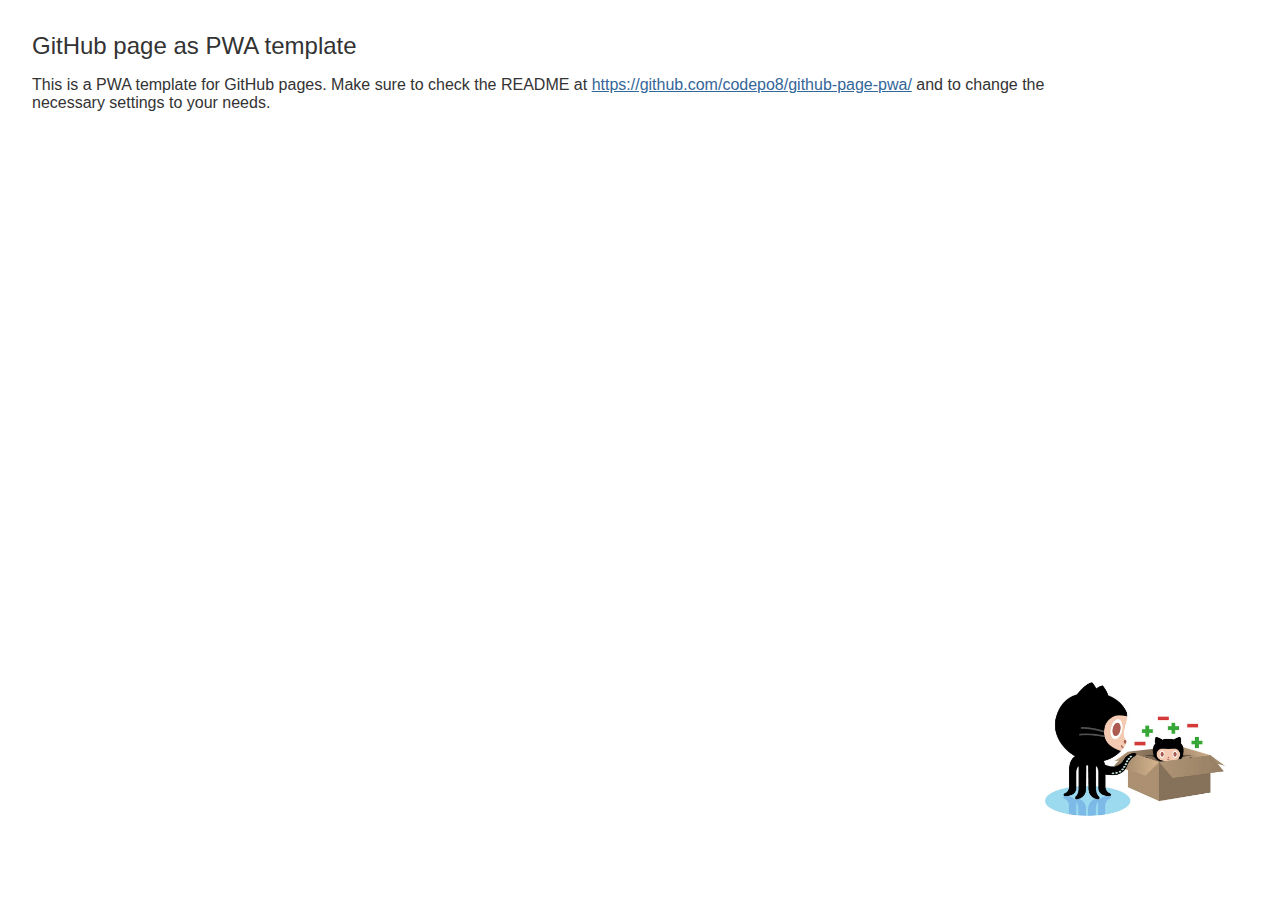
<file: index.html>
<!DOCTYPE html>
<html lang="en">
<head>
  <meta charset="UTF-8">
  <meta name="viewport" content="width=device-width, initial-scale=1.0">
  <title>GitHub page as PWA template</title>
  <link rel="canonical" href="https://codepo8.github.io/github-page-pwa/" />
  <link rel="manifest" href="/github-page-pwa/manifest.webmanifest">
  <link rel="stylesheet" href="css/styles.css">
</head>
<body>
 
  <h1>GitHub page as PWA template</h1>
  <p>
    This is a PWA template for GitHub pages. 
    Make sure to check the README at 
    <a href="https://github.com/codepo8/github-page-pwa/">https://github.com/codepo8/github-page-pwa/</a> and 
    to change the necessary settings to your needs.
  </p>

  <script>
      if (navigator.serviceWorker) {
        navigator.serviceWorker.register (
          '/github-page-pwa/sw.js',
          {scope: '/github-page-pwa/'}
        )
      }
  </script>
  <script src="js/app.js"></script>
</body>
</html>
</file>
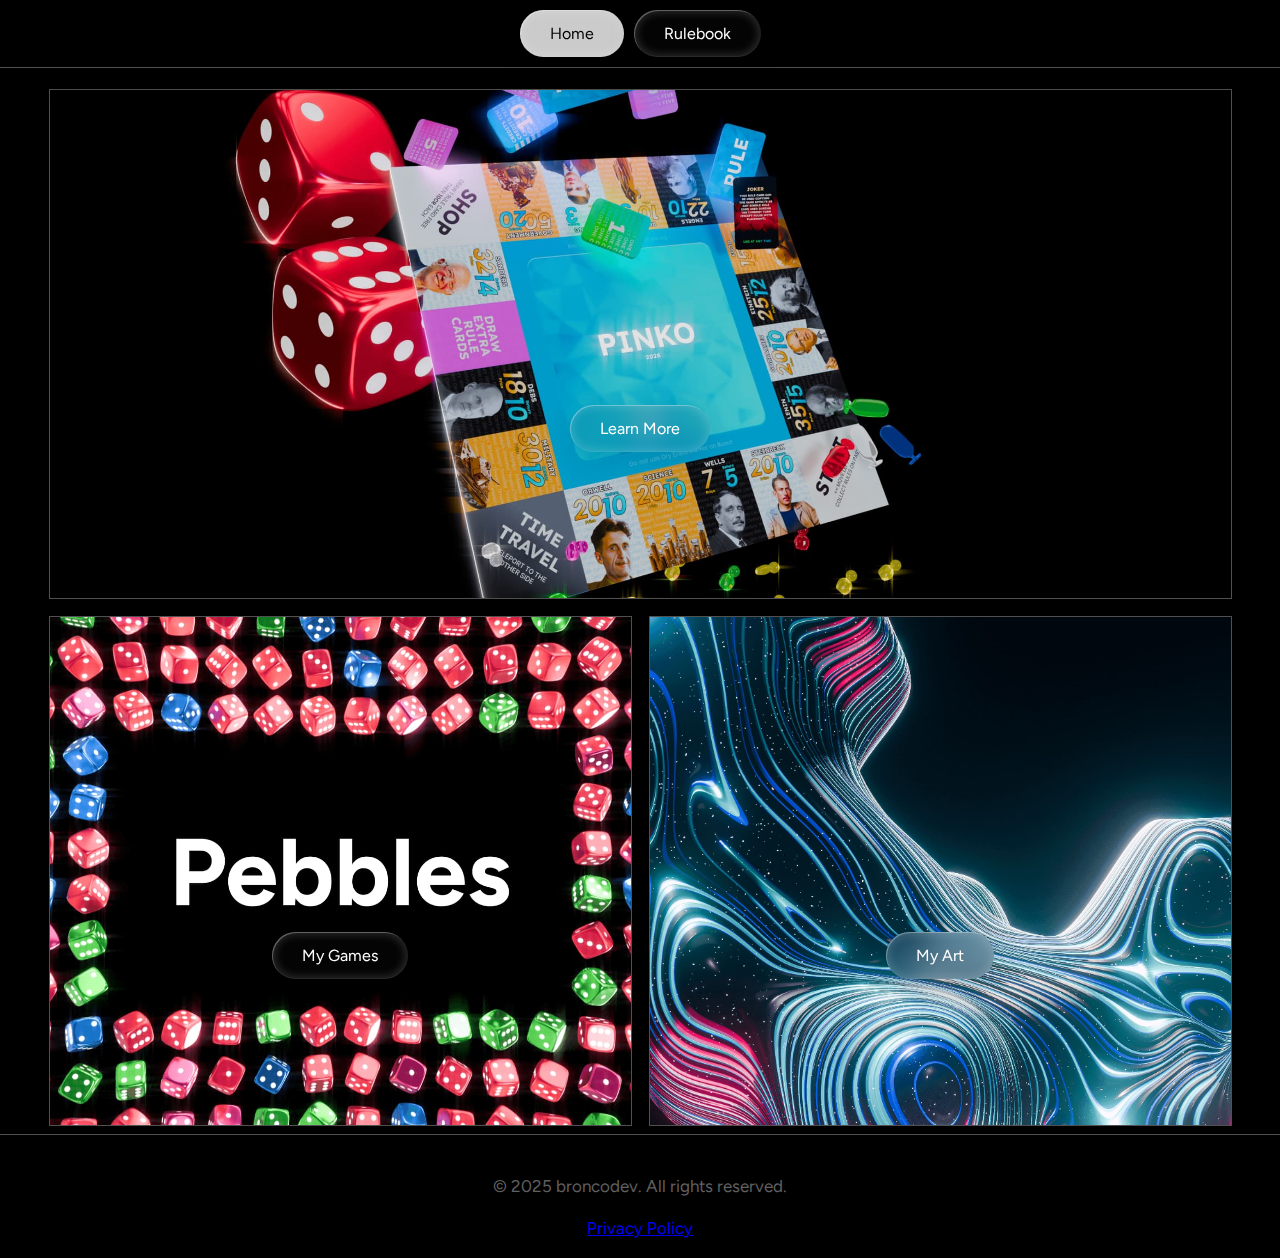
<file: docs/index.html>
<!DOCTYPE html>
<html lang="en">
  <head>
    <title>broncodev</title>
    <meta name="viewport" content="width=device-width, initial-scale=1.0">
    <link rel="stylesheet" href="static/style.css" />
    <link rel="icon" type="image/x-icon" href="static/icon.png">
    <link
      href="https://fonts.googleapis.com/css2?family=Figtree:ital,wght@0,100;0,200;0,300;0,400;0,500;0,600;0,700;0,800;0,900;1,100;1,200;1,300;1,400;1,500;1,600;1,700;1,800;1,900&display=swap" rel="stylesheet">
    <link
      href="https://fonts.googleapis.com/css?family=Lexend"
      rel="stylesheet"
    />
  </head>
  <body>
    <nav>
      <ul>
        <li><a class="glass-card" id="active" href="index.html">Home</a></li>
        <li><a class="glass-card"  href="rules.html">Rulebook</a></li>
      </ul>
    </nav>

    <div class="wrapper">
  <div class="bgimage"></div>

  <div class="grid-container">
    
    <div class="grid-item">
      <img src="static/pinko-art.jpg">
      <div class="centered">
          <li><a class="glass-card" href="pinko.html">Learn More</a></li>
      </div>
    </div>

    <div class="grid-item">
      <img src="static/Pebbles-min.jpg">
      <div class="centered">
          <li><a class="glass-card" href="https://broncodev.itch.io/">My Games</a></li>
      </div>
    </div>

    <div class="grid-item">
      <img src="static/art.jpg">
      <div class="centered">
        <li><a class="glass-card" href="art.html">My Art</a></li>
      </div>
    </div>
    </div>

  </div>
</div>

    <footer>
      <p>© 2025 broncodev. All rights reserved.</p>
      <a href="privacy-policy.html">Privacy Policy</a>
    </footer>
  </body>
</html>
</file>
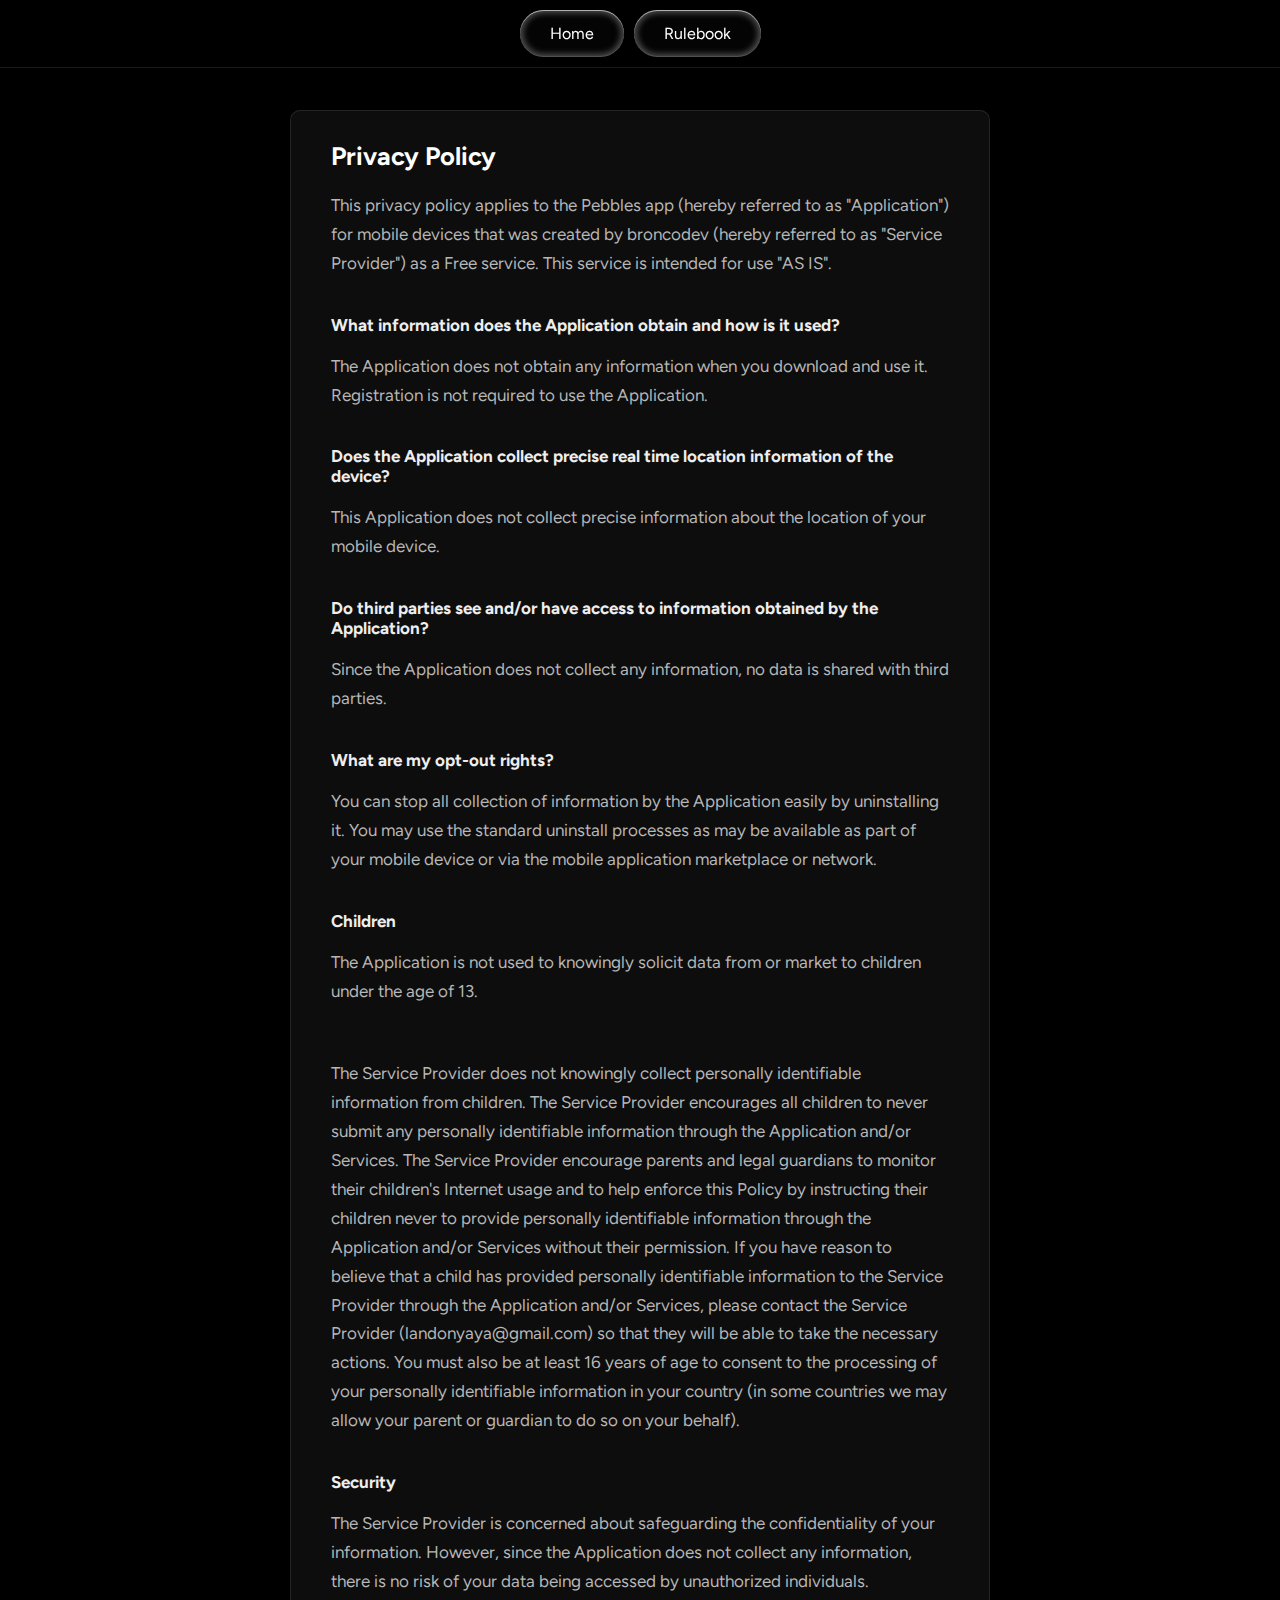
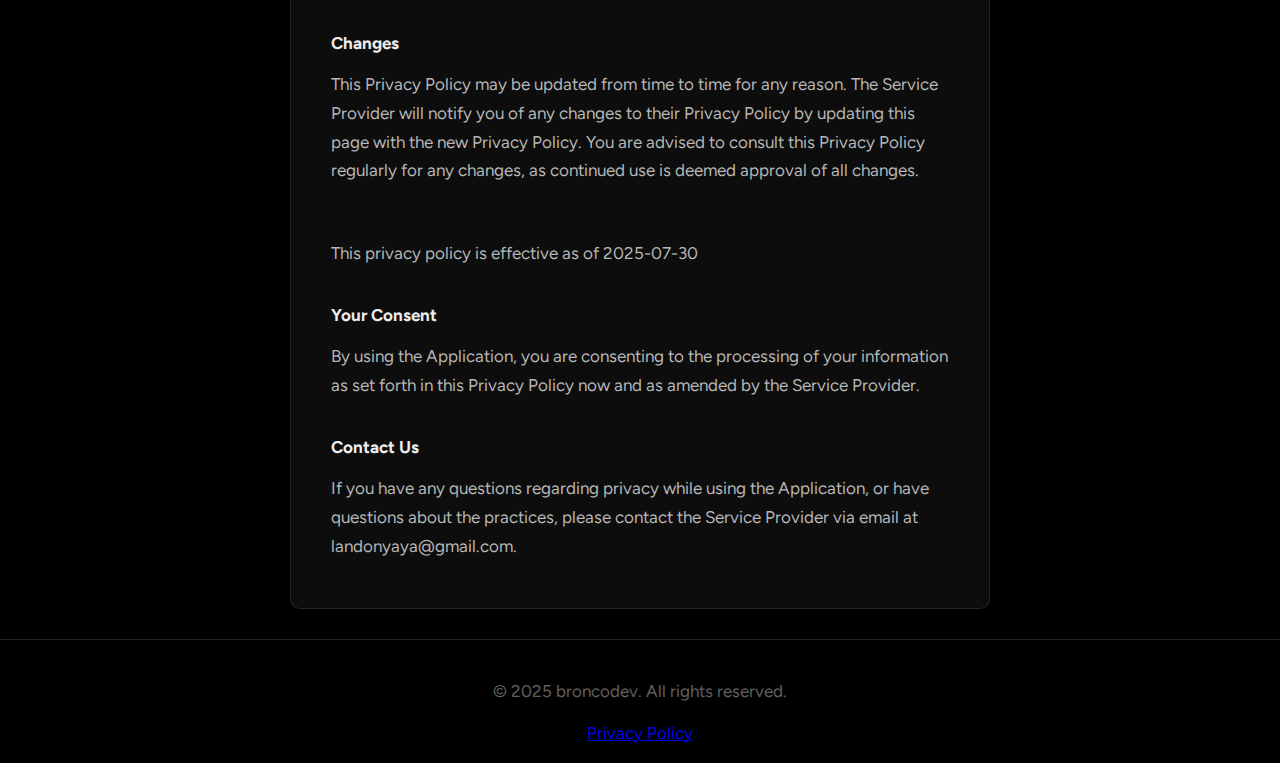
<file: privacy-policy.html>
<!DOCTYPE html>
<html lang="en">
  <head>
    <title>broncodev</title>
    <meta name="viewport" content="width=device-width, initial-scale=1.0">
    <link rel="stylesheet" href="static/style.css" />
    <link rel="icon" type="image/x-icon" href="static/icon.png">
    <link
      href="https://fonts.googleapis.com/css2?family=Figtree:ital,wght@0,100;0,200;0,300;0,400;0,500;0,600;0,700;0,800;0,900;1,100;1,200;1,300;1,400;1,500;1,600;1,700;1,800;1,900&display=swap" rel="stylesheet">
    <link
      href="https://fonts.googleapis.com/css?family=Lexend"
      rel="stylesheet"
    />
  </head>
  <body>
    <nav>
      <ul>
        <li><a class="glass-card"  href="index.html">Home</a></li>
        <li><a class="glass-card"  href="rules.html">Rulebook</a></li>
      </ul>
    </nav>

    <div class="wrapper">
  <div class="bgimage"></div>

  <section>
    <h2>Privacy Policy</h2>
        <p>This privacy policy applies to the Pebbles app (hereby referred to as "Application") for mobile devices that was created by broncodev (hereby referred to as "Service Provider") as a Free service. This service is intended for use "AS IS".</p><br><strong>What information does the Application obtain and how is it used?</strong><p>The Application does not obtain any information when you download and use it. Registration is not required to use the Application.</p><br><strong>Does the Application collect precise real time location information of the device?</strong><p>This Application does not collect precise information about the location of your mobile device.</p><br><strong>Do third parties see and/or have access to information obtained by the Application?</strong><p>Since the Application does not collect any information, no data is shared with third parties.</p><br><strong>What are my opt-out rights?</strong><p>You can stop all collection of information by the Application easily by uninstalling it. You may use the standard uninstall processes as may be available as part of your mobile device or via the mobile application marketplace or network.</p><br><strong>Children</strong><p>The Application is not used to knowingly solicit data from or market to children under the age of 13.</p><br><p>The Service Provider does not knowingly collect personally identifiable information from children. The Service Provider encourages all children to never submit any personally identifiable information through the Application and/or Services. The Service Provider encourage parents and legal guardians to monitor their children's Internet usage and to help enforce this Policy by instructing their children never to provide personally identifiable information through the Application and/or Services without their permission. If you have reason to believe that a child has provided personally identifiable information to the Service Provider through the Application and/or Services, please contact the Service Provider (landonyaya@gmail.com) so that they will be able to take the necessary actions. You must also be at least 16 years of age to consent to the processing of your personally identifiable information in your country (in some countries we may allow your parent or guardian to do so on your behalf).</p><br><strong>Security</strong><p>The Service Provider is concerned about safeguarding the confidentiality of your information. However, since the Application does not collect any information, there is no risk of your data being accessed by unauthorized individuals.</p><br><strong>Changes</strong><p>This Privacy Policy may be updated from time to time for any reason. The Service Provider will notify you of any changes to their Privacy Policy by updating this page with the new Privacy Policy. You are advised to consult this Privacy Policy regularly for any changes, as continued use is deemed approval of all changes.</p><br><p>This privacy policy is effective as of 2025-07-30</p><br><strong>Your Consent</strong><p>By using the Application, you are consenting to the processing of your information as set forth in this Privacy Policy now and as amended by the Service Provider.</p><br><strong>Contact Us</strong><p>If you have any questions regarding privacy while using the Application, or have questions about the practices, please contact the Service Provider via email at landonyaya@gmail.com.</p>
  </section>
</div>


    <footer>
      <p>© 2025 broncodev. All rights reserved.</p>
      <a href="privacy-policy.html">Privacy Policy</a>
    </footer>
  </body>
</html>
</file>
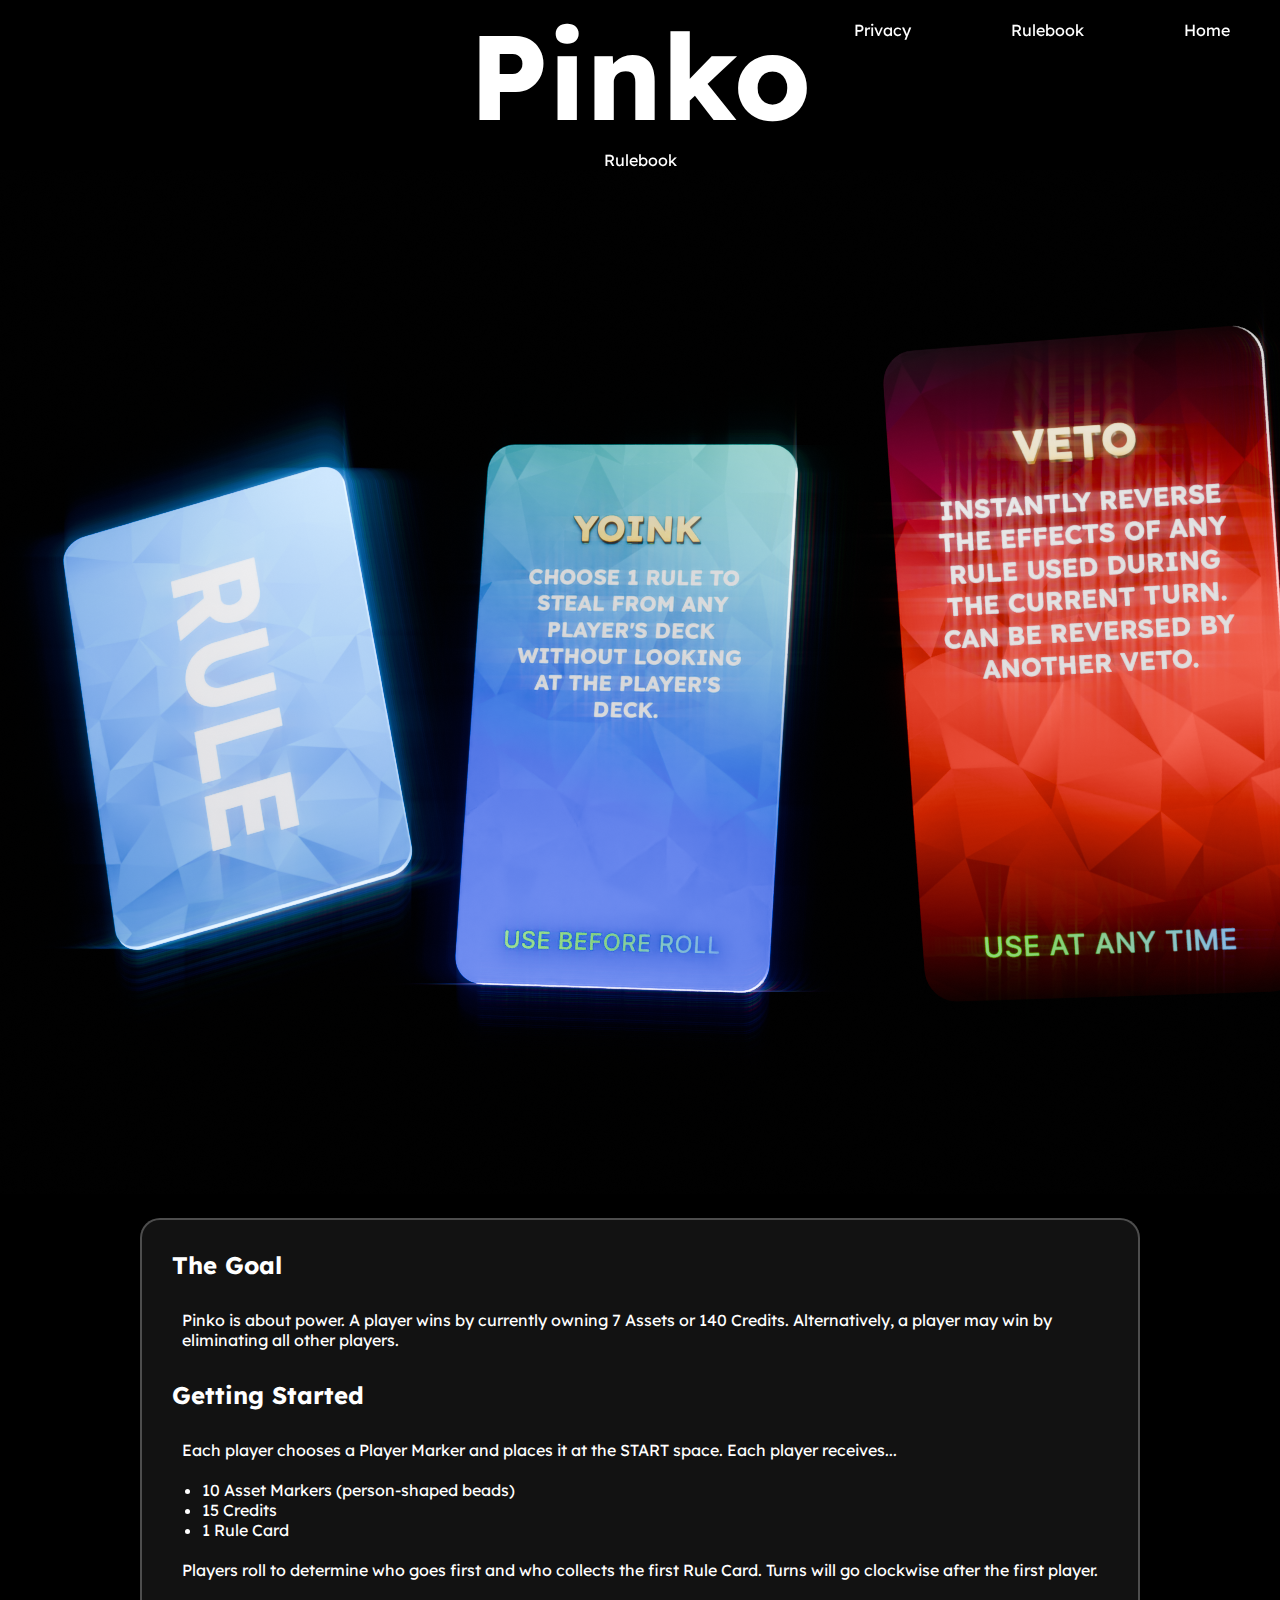
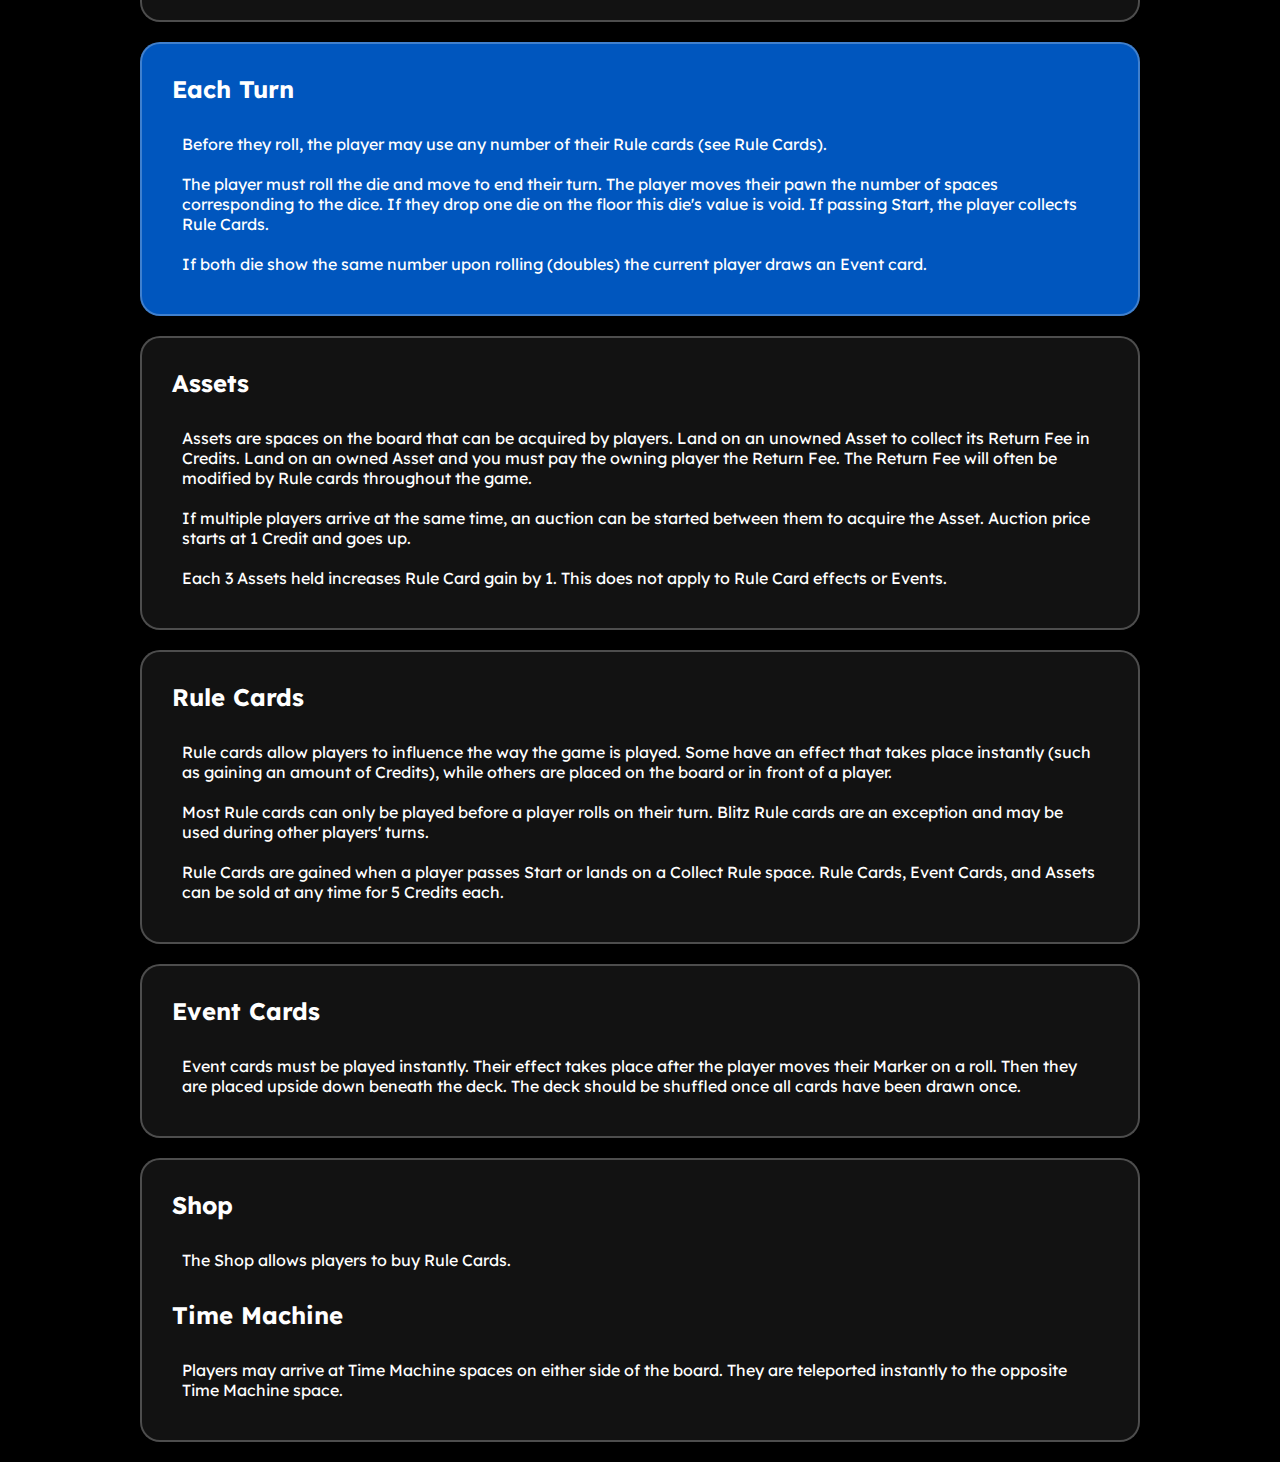
<file: rules.html>
<!DOCTYPE html>
<html lang="en">
  <head>
    <title>Pinko Rules</title>
    <meta name="viewport" content="width=device-width, initial-scale=1.0">
    <link rel="stylesheet" href="style.css" />
    <link rel="icon" type="image/x-icon" href="ios\32.png">
    <link
      href="https://fonts.googleapis.com/css2?family=Be+Vietnam+Pro:ital,wght@0,100;0,200;0,300;0,400;0,500;0,600;0,700;0,800;0,900;1,100;1,200;1,300;1,400;1,500;1,600;1,700;1,800;1,900&display=swap" rel="stylesheet">
    <link
      href="https://fonts.googleapis.com/css?family=Lexend"
      rel="stylesheet"
    />
  </head>
  <body>
    <nav>
      <ul>
        <li><a class="glass-card" href="index.html">Home</a></li>
        <li><a class="glass-card" id="active" href="rules.html">Rulebook</a></li>
        <li><a class="glass-card" href="privacy-policy.html">Privacy</a></li>
      </ul>
    </nav>
    <div class="wrapper">
      <div class="bgimage"></div>
      <div class="top">
        <h1 class="title">Pinko</h1>
        <p class="title">Rulebook</p>
      </div>
      <img src="square2.png">

      <section >
        <h2>The Goal</h2>
        <p>
          Pinko is about power. A player wins by currently owning 7 Assets or
          140 Credits. Alternatively, a player may win by eliminating all other players.
        </p>
        <h2>Getting Started</h2>
        <p>
          Each player chooses a Player Marker and places it at the START space.
          Each player receives...
        </p>
        <ul>
          <li>10 Asset Markers (person-shaped beads)</li>
          <li>15 Credits</li>
          <li>1 Rule Card</li>
        </ul>
        <p>
          Players roll to determine who goes first and who collects the first
          Rule Card. Turns will go clockwise after the first player.
        </p>
      </section>

      <section class="blue">
        <h2>Each Turn</h2>
        <p>
          Before they roll, the player may use any number of their Rule cards
          (see Rule Cards).<br /><br />

          The player must roll the die and move to end their turn. The player
          moves their pawn the number of spaces corresponding to the dice. If
          they drop one die on the floor this die's value is void. If passing
          Start, the player collects Rule Cards.<br /><br />

          If both die show the same number upon rolling (doubles) the current
          player draws an Event card.
        </p>
      </section>

      <section>
        <h2>Assets</h2>
        <p>
          Assets are spaces on the board that can be acquired by players. Land
          on an unowned Asset to collect its Return Fee in Credits. Land on an
          owned Asset and you must pay the owning player the Return Fee. The
          Return Fee will often be modified by Rule cards throughout the
          game.<br /><br />

          If multiple players arrive at the same time, an auction can be started
          between them to acquire the Asset. Auction price starts at 1 Credit
          and goes up.<br /><br />

          Each 3 Assets held increases Rule Card gain by 1. This does not apply
          to Rule Card effects or Events.
        </p>
      </section>

      <section>
        <h2>Rule Cards</h2>
        <p>
          Rule cards allow players to influence the way the game is played. Some
          have an effect that takes place instantly (such as gaining an amount
          of Credits), while others are placed on the board or in front of a
          player.<br /><br />

          Most Rule cards can only be played before a player rolls on their
          turn. Blitz Rule cards are an exception and may be used during other
          players' turns.<br /><br />

          Rule Cards are gained when a player passes Start or lands on a Collect
          Rule space. Rule Cards, Event Cards, and Assets can be sold at any
          time for 5 Credits each.
        </p>
      </section>

      <section>
        <h2>Event Cards</h2>
        <p>
          Event cards must be played instantly. Their effect takes place after
          the player moves their Marker on a roll. Then they are placed upside
          down beneath the deck. The deck should be shuffled once all cards have
          been drawn once.
        </p>
      </section>

      <section>
        <h2>Shop</h2>
        <p>The Shop allows players to buy Rule Cards.</p>
        <h2>Time Machine</h2>
        <p>
          Players may arrive at Time Machine spaces on either side of the board.
          They are teleported instantly to the opposite Time Machine space.
        </p>
      </section>
    </div>
  </body>
</html>
</file>
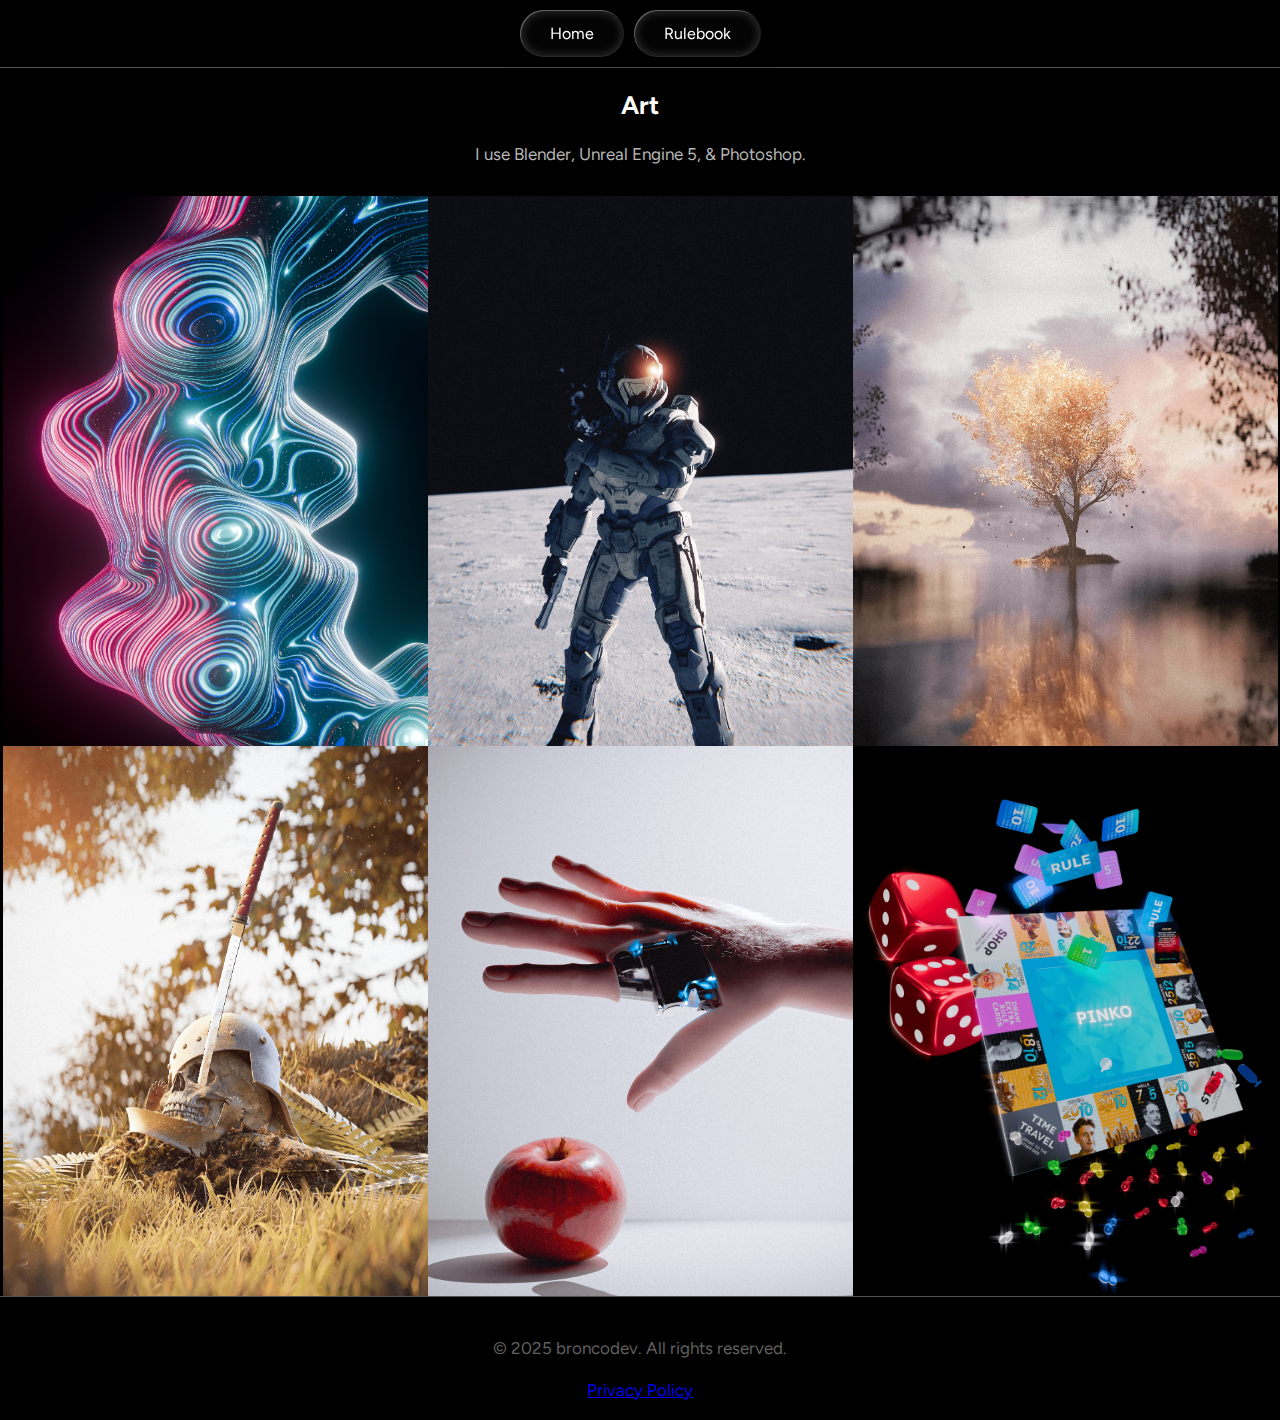
<file: docs/art.html>
<!DOCTYPE html>
<html lang="en">
  <head>
    <title>broncodev</title>
    <meta name="viewport" content="width=device-width, initial-scale=1.0">
    <link rel="stylesheet" href="static/style.css" />
    <link rel="icon" type="image/x-icon" href="static/icon.png">
    <link
      href="https://fonts.googleapis.com/css2?family=Figtree:ital,wght@0,100;0,200;0,300;0,400;0,500;0,600;0,700;0,800;0,900;1,100;1,200;1,300;1,400;1,500;1,600;1,700;1,800;1,900&display=swap" rel="stylesheet">
    <link
      href="https://fonts.googleapis.com/css?family=Lexend"
      rel="stylesheet"
    />
  </head>
  <body>
    <nav>
      <ul>
        <li><a class="glass-card"  href="index.html">Home</a></li>
        <li><a class="glass-card"  href="rules.html">Rulebook</a></li>
      </ul>
    </nav>

    <div class="wrapper">
  <div class="bgimage"></div>
    <div class="top">
      <h2 class="title">Art</h2>
      <p class="centered">
        I use Blender, Unreal Engine 5, & Photoshop.</strong> 
      </p>
    </div>

    <div class="art-container">

      <div class="art-item">
        <img src="static/Abstraction-min.jpg">
      </div>

      <div class="art-item">
        <img src="static/Print14-min.jpg">
      </div>

      <div class="art-item">
        <img src="static/Print1-min.jpg">
      </div>
      
      <div class="art-item">
        <img src="static/Print2-min.jpg">
      </div>
      
      <div class="art-item">
        <img src="static/Print13-min.jpg">
      </div>

      <div class="art-item">
        <img src="static/pinko-art-3.jpg">
      </div>

    </div>

  </div>
</div>

    <footer>
      <p>© 2025 broncodev. All rights reserved.</p>
      <a href="privacy-policy.html">Privacy Policy</a>
    </footer>
  </body>
</html>
</file>
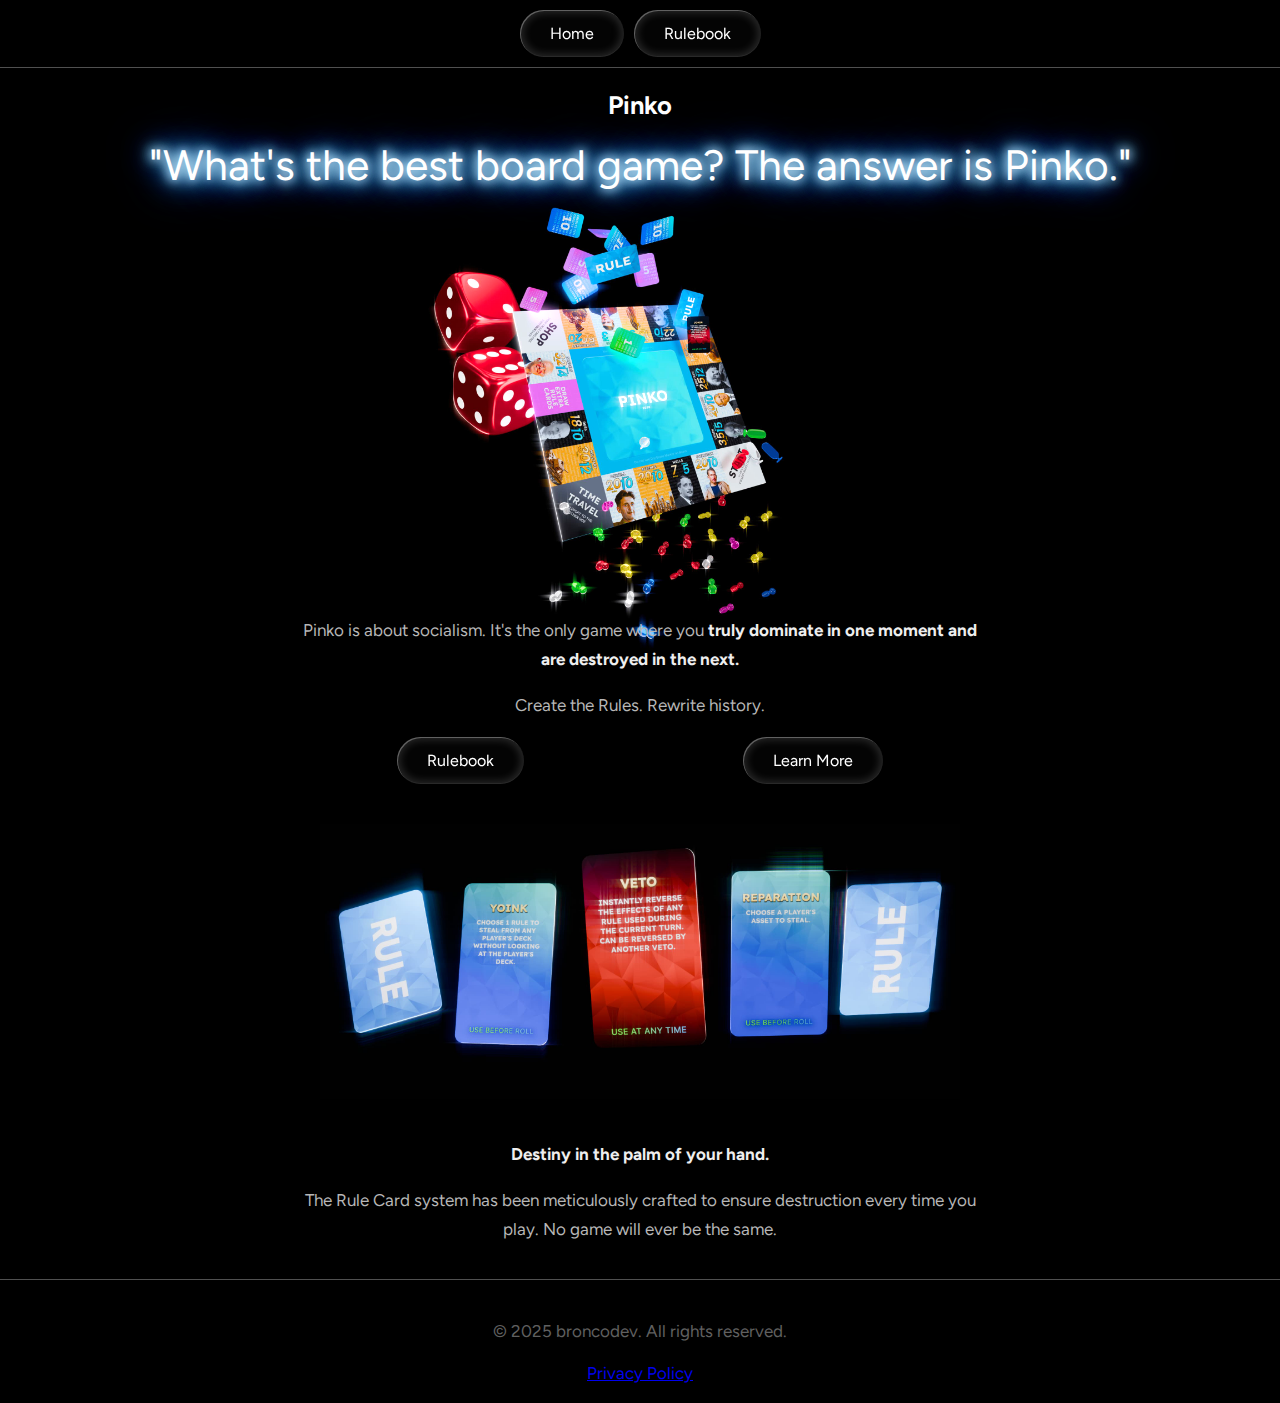
<file: docs/pinko.html>
<!DOCTYPE html>
<html lang="en">
  <head>
    <title>broncodev</title>
    <meta name="viewport" content="width=device-width, initial-scale=1.0">
    <link rel="stylesheet" href="static/style.css" />
    <link rel="icon" type="image/x-icon" href="static/icon.png">
    <link
      href="https://fonts.googleapis.com/css2?family=Figtree:ital,wght@0,100;0,200;0,300;0,400;0,500;0,600;0,700;0,800;0,900;1,100;1,200;1,300;1,400;1,500;1,600;1,700;1,800;1,900&display=swap" rel="stylesheet">
    <link
      href="https://fonts.googleapis.com/css?family=Lexend"
      rel="stylesheet"
    />
  </head>
  <body>
    <nav>
      <ul>
        <li><a class="glass-card"  href="index.html">Home</a></li>
        <li><a class="glass-card"  href="rules.html">Rulebook</a></li>
      </ul>
    </nav>

    <div class="wrapper">
  <div class="bgimage"></div>
  <div class="top">
    <h2 class="title">Pinko</h2>
    <h2 class="glow">"What's the best board game? The answer is Pinko."</h2>
  </div>

  <div><img class="cover" src="static/pinko-art.jpg"></div>

  <section class="centered">
    <p>
      Pinko is about socialism. It's the only game where you <strong>truly dominate in one moment and are
      destroyed in the next.</strong> 
    </p>
    <p>
      Create the Rules. Rewrite history.
    </p>
      <li class="horizontal">
        <a class="glass-card" href="rules.html">Rulebook</a>
        <a class="glass-card" href="rules.html">Learn More</a>
      </li>
  </section>

  <img src="static/square2.jpg">

  <section class="centered">
    <p>
      <strong>Destiny in the palm of your hand.</strong>
    </p>
    <p>
      The Rule Card system has been meticulously crafted to ensure destruction every time you play. No game will ever be the same.
    </p>
  </section>
</div>

    <footer>
      <p>© 2025 broncodev. All rights reserved.</p>
      <a href="privacy-policy.html">Privacy Policy</a>
    </footer>
  </body>
</html>
</file>
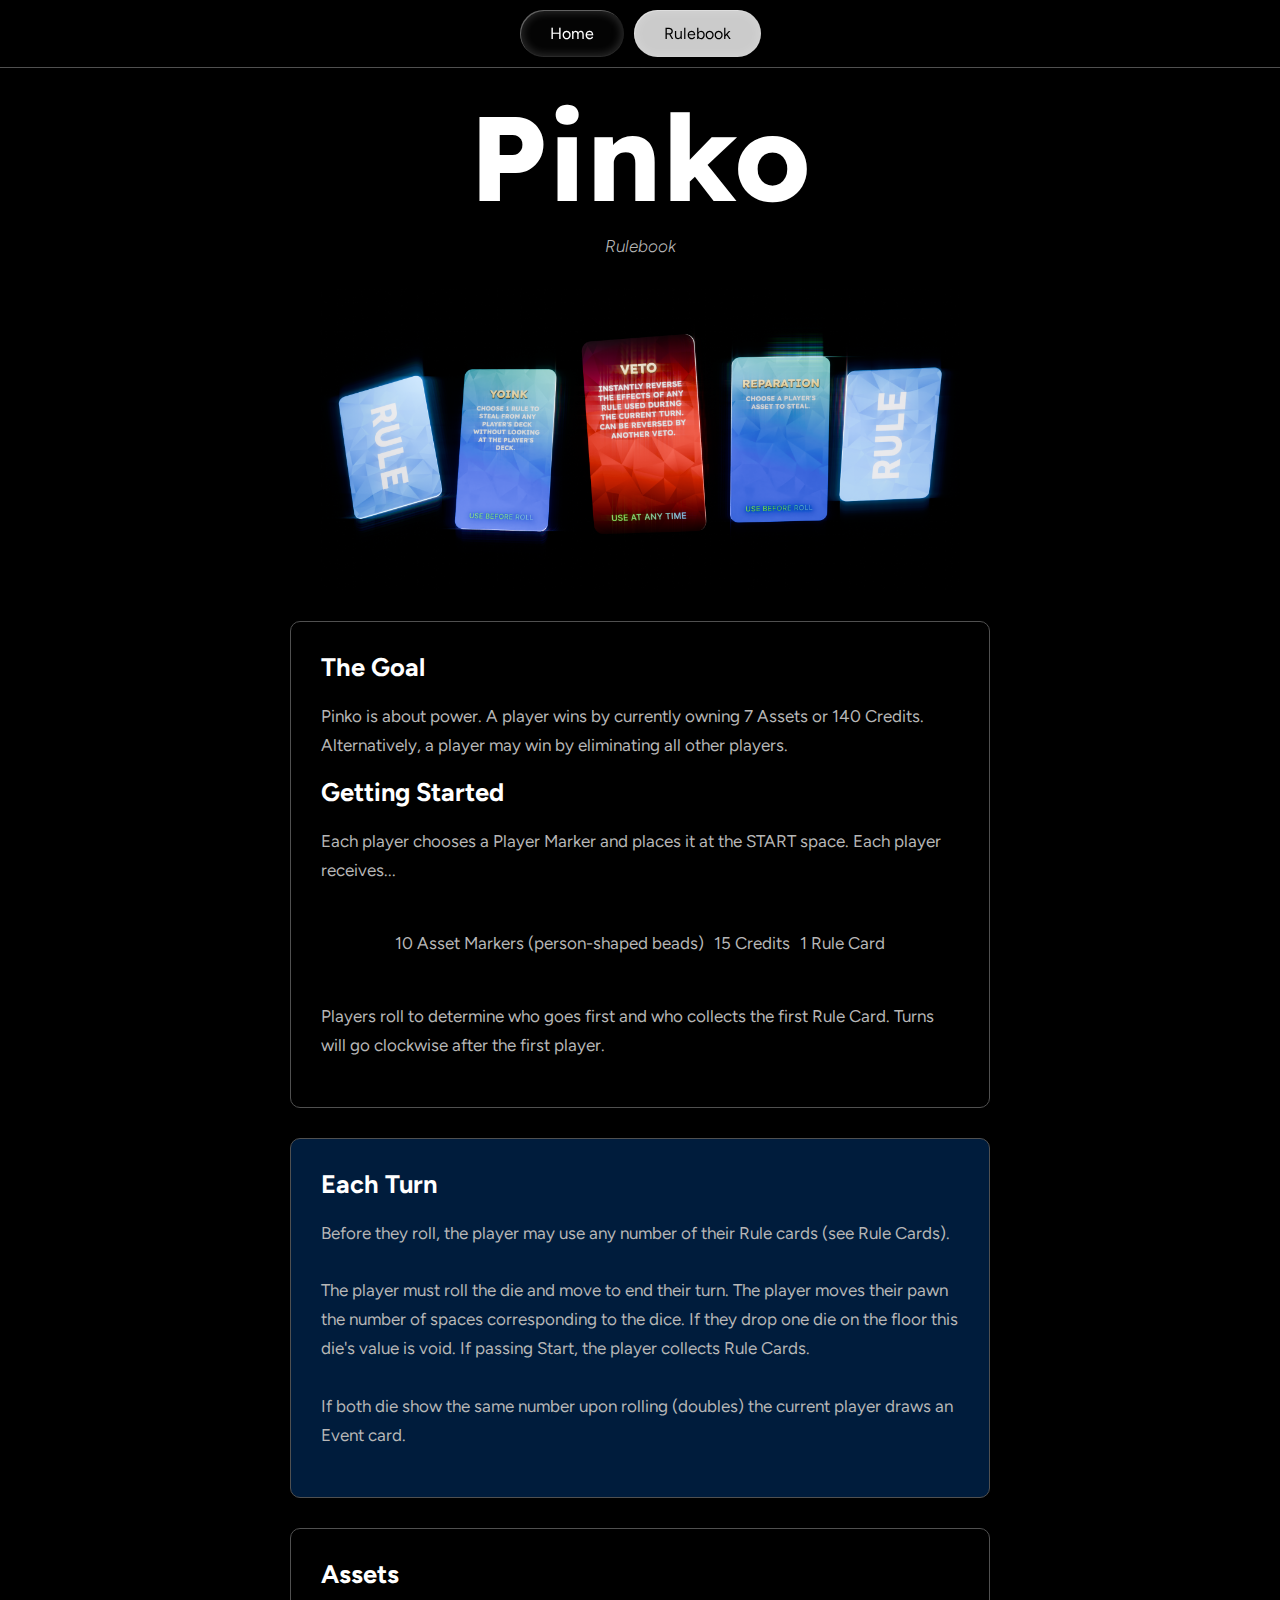
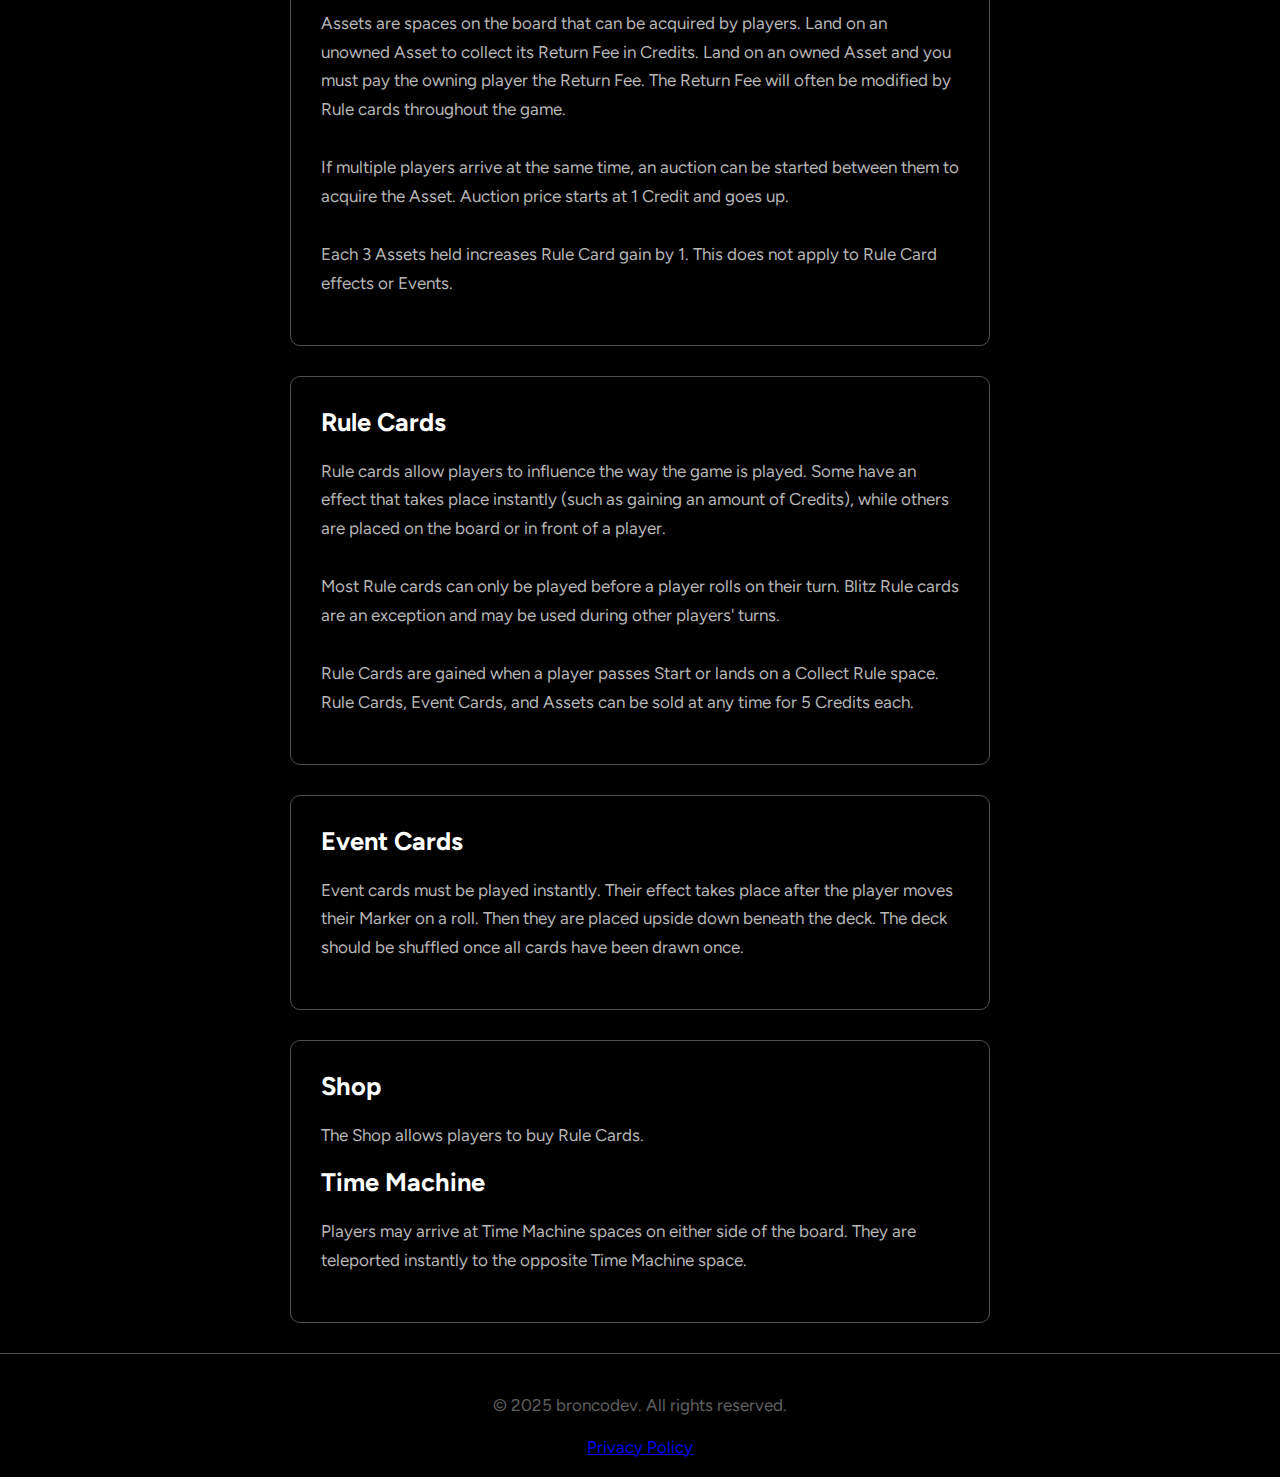
<file: docs/rules.html>
<!DOCTYPE html>
<html lang="en">
  <head>
    <title>broncodev</title>
    <meta name="viewport" content="width=device-width, initial-scale=1.0">
    <link rel="stylesheet" href="static/style.css" />
    <link rel="icon" type="image/x-icon" href="static/icon.png">
    <link
      href="https://fonts.googleapis.com/css2?family=Figtree:ital,wght@0,100;0,200;0,300;0,400;0,500;0,600;0,700;0,800;0,900;1,100;1,200;1,300;1,400;1,500;1,600;1,700;1,800;1,900&display=swap" rel="stylesheet">
    <link
      href="https://fonts.googleapis.com/css?family=Lexend"
      rel="stylesheet"
    />
  </head>
  <body>
    <nav>
      <ul>
        <li><a class="glass-card"  href="index.html">Home</a></li>
        <li><a class="glass-card" id="active" href="rules.html">Rulebook</a></li>
      </ul>
    </nav>

    <div class="wrapper">
  <div class="bgimage"></div>
  <div class="top">
    <h1 class="title">Pinko</h1>
    <p class="title">Rulebook</p>
  </div>
  <img src="static/square2.png">

  <section >
    <h2>The Goal</h2>
    <p>
      Pinko is about power. A player wins by currently owning 7 Assets or
      140 Credits. Alternatively, a player may win by eliminating all other players.
    </p>
    <h2>Getting Started</h2>
    <p>
      Each player chooses a Player Marker and places it at the START space.
      Each player receives...
    </p>
    <ul>
      <li>10 Asset Markers (person-shaped beads)</li>
      <li>15 Credits</li>
      <li>1 Rule Card</li>
    </ul>
    <p>
      Players roll to determine who goes first and who collects the first
      Rule Card. Turns will go clockwise after the first player.
    </p>
  </section>

  <section class="blue">
    <h2>Each Turn</h2>
    <p>
      Before they roll, the player may use any number of their Rule cards
      (see Rule Cards).<br /><br />

      The player must roll the die and move to end their turn. The player
      moves their pawn the number of spaces corresponding to the dice. If
      they drop one die on the floor this die's value is void. If passing
      Start, the player collects Rule Cards.<br /><br />

      If both die show the same number upon rolling (doubles) the current
      player draws an Event card.
    </p>
  </section>

  <section>
    <h2>Assets</h2>
    <p>
      Assets are spaces on the board that can be acquired by players. Land
      on an unowned Asset to collect its Return Fee in Credits. Land on an
      owned Asset and you must pay the owning player the Return Fee. The
      Return Fee will often be modified by Rule cards throughout the
      game.<br /><br />

      If multiple players arrive at the same time, an auction can be started
      between them to acquire the Asset. Auction price starts at 1 Credit
      and goes up.<br /><br />

      Each 3 Assets held increases Rule Card gain by 1. This does not apply
      to Rule Card effects or Events.
    </p>
  </section>

  <section>
    <h2>Rule Cards</h2>
    <p>
      Rule cards allow players to influence the way the game is played. Some
      have an effect that takes place instantly (such as gaining an amount
      of Credits), while others are placed on the board or in front of a
      player.<br /><br />

      Most Rule cards can only be played before a player rolls on their
      turn. Blitz Rule cards are an exception and may be used during other
      players' turns.<br /><br />

      Rule Cards are gained when a player passes Start or lands on a Collect
      Rule space. Rule Cards, Event Cards, and Assets can be sold at any
      time for 5 Credits each.
    </p>
  </section>

  <section>
    <h2>Event Cards</h2>
    <p>
      Event cards must be played instantly. Their effect takes place after
      the player moves their Marker on a roll. Then they are placed upside
      down beneath the deck. The deck should be shuffled once all cards have
      been drawn once.
    </p>
  </section>

  <section>
    <h2>Shop</h2>
    <p>The Shop allows players to buy Rule Cards.</p>
    <h2>Time Machine</h2>
    <p>
      Players may arrive at Time Machine spaces on either side of the board.
      They are teleported instantly to the opposite Time Machine space.
    </p>
  </section>
</div>


    <footer>
      <p>© 2025 broncodev. All rights reserved.</p>
      <a href="privacy-policy.html">Privacy Policy</a>
    </footer>
  </body>
</html>
</file>
<file: css/styles.css>
body {
    font-family: 'Segoe UI', Tahoma, Geneva, Verdana, sans-serif;
    color: #333;
    background-color: #fff;
    margin: 0;
    padding: 2em;
    height: 90vh;
    background: url(../img/icon.png) 95% 95% no-repeat;
    background-size: 20vh;
}
h1 {
    font-size: 1.5em;
    font-weight: normal;
    margin: 0;
    padding: 0;
}
p {
    width: 80vw;
}
a {
    color: #369;
}
</file>
<file: docs/static/style.css>
/* --- Global Styles & Background --- */
:root {
  --border-color: #505050;
  /* Global scope variable */
  --spacing: 20px;
}

body {
  background: #000000;
  background-size: cover;
  background-attachment: fixed;
  color: rgb(183, 183, 183);
  margin: 0;
  padding: 0;
  font-size: 17px;
}

html {
  font-family: 'Figtree', Arial, sans-serif;
  scroll-behavior: smooth;
  overflow-x: hidden;
  /* Hides scrollbar */
  scrollbar-width: none;
  /* For Firefox */
}

/* Hides scrollbar for Chrome, Safari and Opera */
html::-webkit-scrollbar {
  display: none;
}

* {
  box-sizing: border-box;
}

::selection {
  color: rgb(0, 0, 0);
  background: rgb(255, 255, 255);
}

/* --- Navigation Bar --- */
nav ul {
  list-style-type: none;
  margin: 0;
  padding: 10px 0;
  position: fixed;
  width: 100%;
  z-index: 100;
  display: flex;
  justify-content: center;
  align-items: center;

  /* Glass effect for the nav bar */
  background: rgba(0, 0, 0, 0.3);
  backdrop-filter: blur(20px);
  -webkit-backdrop-filter: blur(20px);
  border-bottom: 1px solid var(--border-color);
  ;
  box-shadow: 0 8px 16px rgba(0, 0, 0, 0.9);
  background-image: linear-gradient(to bottom, rgba(0, 0, 0, 1), rgba(0, 0, 0, 0));
}

footer p {
  color: rgb(96, 96, 96);
}

footer {
  border-top: 1px solid var(--border-color);
  ;
}

img {
  position: relative;
  padding: 0px;
  max-width: 50%;
  margin-left: auto;
  margin-right: auto;
  z-index: -1;
  display: block;
  /* Remove extra space below image */
}

.cover {
  filter: brightness(1.2);
  width: 600px;
  margin: -120px 0px -120px 0px;
  margin-left: auto;
  margin-right: auto;
  display: block;
  object-fit: cover;
}

nav li {
  margin: 0px 0px;
}

li {
  list-style-type: none;
  margin: 5px 5px;
  padding: 0px 5px;
}

li a {
  display: block;
  color: white;
  text-align: center;
  max-width: fit-content;
  text-decoration: none;
  transition: background-color 0.3s ease;
}

a {
  margin: 0px auto;
}

ul li {
  list-style-type: none;
}

#active {
  background-color: #ffffffcb;
  color: black;
}

li a:hover {
  background-color: rgba(131, 131, 131, 0.3);
}

#active:hover {
  background-color: rgb(236, 236, 236);
}

/* --- Main Content Wrapper --- */
.wrapper {
  overflow-x: hidden;
  perspective: 15px;
  /* KEY FIX: Pushes content down to avoid being covered by fixed nav */
  padding-top: 80px;
}

/* --- Title Section --- */
.top {
  text-align: center;
  padding: 10px;
  /* Added more space below title */
}

strong {
  color: rgb(238, 238, 238);
}

h1.title {
  color: rgb(255, 255, 255);
  font-size: clamp(4em, 12vw, 120px);
  /* Responsive: min, preferred, max */
  font-family: 'Lexend', Arial, sans-serif;
  margin: 0;
  line-height: 1.1;
  text-shadow: 0 0 0px rgba(0, 0, 0, 0.5);
  /* Adds depth */
}

.grid-container {
  display: grid;
  grid-template-columns: 1fr 1fr;
  padding: 0.5em;
  /* Adds some padding around the grid */
  gap: 1em;
  max-width: 1200px;
  margin: 0 auto;
}

.grid-item {
  width: 100%;
  height: 30em;
  display: flex;
  /* Makes each item a flex container for its content */
  justify-content: center;
  /* Centers content within each item horizontally */
  align-items: center;
  /* Centers content within each item vertically */
  border: 1px solid var(--border-color);
  position: relative;
  overflow: hidden;
  /* ensures cropped parts are hidden */
}

.grid-item:first-child {
  grid-column: 1 / -1;
}

.grid-item div {
  display: block;
  position: absolute;
  transform: translateY(5em);
  color: white;
  text-align: center;
  width: 100%;
  margin-top: auto;
  /*This is really bad.*/
}

.grid-item img {
  width: 100%;
  max-width: 100%;
  height: 100%;
  object-fit: cover;
  /* Ensures the image covers the entire grid item */
}

.art-container {
  display: flex;
  /* Makes the container a flex container */
  flex-wrap: wrap;
  /* Allows items to wrap to the next line */
  justify-content: center;
  /* Centers items horizontally along the main axis */
  align-items: flex-start;
  /* Prevents items from stretching to the tallest item's height by default */
}

.art-item {
  width: 25em;
  /* Fixed width for grid items */
  display: flex;
  /* Makes each item a flex container for its content */
  position: relative;
  overflow: hidden;
  /* ensures cropped parts are hidden */
  aspect-ratio: 17/22;

}

.art-item img {
  width: 100%;
  /* Image takes the full width of its grid cell */
  height: auto;
  /* Height is automatically calculated to maintain aspect ratio */
  display: block;
  /* Removes any default inline margins/spacing */
  max-width: 100%;
  object-fit: cover;
}

p.title {
  font-style: italic;
  font-weight: 100;
  margin-top: 10px;
}

.horizontal {
  display: flex;
  justify-content: center;
  align-items: center;
  margin: 0px;
  gap: 1em;
}

/* --- Content Sections --- */
section {
  margin: 30px auto;
  padding: 30px;
  max-width: 700px;
  border-radius: 10px;

  /* Glass effect */
  border: 1px solid var(--border-color);
  ;
  box-shadow: 0 8px 32px 0 rgba(0, 0, 0, 0.2);
}

section.blue {
  background-color: rgba(0, 112, 239, 0.25);
}

/* --- Typography Enhancements --- */
h2 {
  color: rgb(255, 255, 255);
  font-size: 1.5em;
  margin-top: 0;
  margin-bottom: 20px;
  /* Space between heading and text */
  padding: 0;
}

p,
li {
  line-height: 1.7;
  /* Increased for better readability */
  margin: 1em 0;
}


ul {
  padding: 10px 0;
  padding-left: 0px;
  list-style-type: none;
  padding: 10px 0;
  display: flex;
  justify-content: center;
  align-items: center;

}

.glow {
  text-shadow: #ffffff8e 0px 0px 10px, #FFF 0px 0px 15px, #00bfdcc9 0px 0px 20px, #2da0ff 0px 0px 12px, #2d8fff 0px 0px 30px, #2d5aff 0px 0px 35px, #2d73ff 0px 0px 50px;
  font-size: 2.5em;
  font-weight: 400;
}


/* --- Other Elements --- */
details {
  float: left;
  width: 50%;
  padding: 0 10px;
  margin-bottom: 20px;
}

summary {
  background-color: rgba(64, 64, 64, 0.3);
  border-radius: 10px;
  padding: 15px;
  margin: 0;
  cursor: pointer;
  transition: background-color 0.2s ease;
}

summary:hover {
  background-color: rgba(147, 147, 147, 0.4);
}

footer {
  text-align: center;
  padding: 20px;
  color: rgba(255, 255, 255, 0.7);
}

.glass-card {
  background: rgba(42, 42, 42, 0.1);
  color: white;
  text-align: center;
  padding: 10px 30px;
  text-decoration: none;
  border-radius: 100px;
  white-space: nowrap;
  overflow: hidden;
  /* Hides the overflowing content */
  text-overflow: ellipsis;
  /* Displays an ellipsis (...) for truncated text */
  font-size: medium;
  border: 0px solid var(--border-color);
  backdrop-filter: blur(15px);
  -webkit-backdrop-filter: blur(15px);
  box-shadow:
    0 8px 32px rgba(0, 0, 0, 0.1),
    inset 1px 1px 0 rgba(255, 255, 255, 0.3),
    inset 0 -1px 0 rgba(255, 255, 255, 0.05),
    inset 0 0 9px 3px rgba(255, 255, 255, 0.15);
}

section.centered {
  text-align: center !important;
  align-items: center;
  border: 0px;
  background-color: #00000000;
  margin: 1em auto;
  padding: 1px;
}

/* --- Mobile Responsiveness --- */
@media screen and (max-width: 1000px) {

  /* KEY FIX 1: Add padding to the bottom of the body. */
  /* This prevents the fixed nav bar from covering the last bit of content. */
  body {
    padding-bottom: 80px;
  }

  .wrapper {
    /* Remove top padding since mobile nav is no longer at the top */
    padding-top: 0;
  }

  img {
    max-width: 100%;
  }

  nav ul {
    position: fixed;
    bottom: 0;
    left: 0;
    flex-direction: row;
    /* Arrange items side-by-side */
    justify-content: center;
    /* Distribute items evenly */
    padding: 10px 0px;
    border-top: 1px solid var(--border-color);
    /* Move border to top */
    border-bottom: none;
    /* Remove bottom border */
    background-image: linear-gradient(to top, rgba(0, 0, 0, 1), rgba(0, 0, 0, 0));
  }

  .grid-container {
    grid-template-columns: 1fr;
  }

  .grid-item {
    width: 100%;
    height: 40vh;
  }

  nav li {
    width: auto;
    /* Let the buttons size themselves */
    margin: 0 0px;
  }

  li a {
    padding: 0px 0px;
    /* Adjust padding for a more compact button */
  }

  /* --- Other mobile styles remain the same --- */
  .top {
    padding: 20px 20px 0px 20px;
  }

  section {
    padding: 25px 20px;
    margin: 10px;

  }

  h2 {
    font-size: 1.5em;
  }

  details {
    width: 100%;
    float: none;
    padding: 0;
    margin-bottom: 15px;
  }
}
</file>
<file: static/style.css>
/* --- Global Styles & Background --- */
body {
  background: #000000;
  background-size: cover;
  background-attachment: fixed;
  color: rgb(183, 183, 183);
  margin: 0;
  padding: 0;
  font-size: 17px;
}

html {
  font-family: 'Figtree', Arial, sans-serif;
  scroll-behavior: smooth;
  overflow-x: hidden;
  /* Hides scrollbar */
  scrollbar-width: none; /* For Firefox */
}

/* Hides scrollbar for Chrome, Safari and Opera */
html::-webkit-scrollbar {
  display: none;
}

* {
  box-sizing: border-box;
}

::selection {
  color: rgb(0, 0, 0);
  background: rgb(255, 255, 255);
}

/* --- Navigation Bar --- */
nav ul {
  list-style-type: none;
  margin: 0;
  padding: 10px 0;
  position: fixed;
  width: 100%;
  z-index: 100;
  display: flex;
  justify-content: center;
  align-items: center;

  /* Glass effect for the nav bar */
  background: rgba(0, 0, 0, 0.3);
  backdrop-filter: blur(20px);
  -webkit-backdrop-filter: blur(20px);
  border-bottom: 1px solid rgba(255, 255, 255, 0.1);
  box-shadow: 0 8px 16px rgba(0, 0, 0, 0.9);
}

footer p{
  color: rgb(96, 96, 96);
}

footer{
  border-top: 1px rgb(35, 35, 35) solid;
}

img{
  position: relative;
  margin: -80px 0px -50px 0px;
  padding: 0px;
  width: 800px;
  object-fit: cover;
  max-width: 100vw;
  margin-left: auto;
  margin-right: auto;
  z-index: -1;
  display: block; /* Remove extra space below image */
  -webkit-mask: linear-gradient(
    to top,
    rgba(0, 0, 0, 0) 0%,
    rgba(0, 0, 0, 1) 30%,
    rgba(0, 0, 0, 1) 70%,
    rgba(0, 0, 0, 0) 100%
  );
  mask: linear-gradient(
    to top,
    rgba(0, 0, 0, 0) 0%,
    rgba(0, 0, 0, 1) 40%,
    rgba(0, 0, 0, 1) 60%,
    rgba(0, 0, 0, 0) 100%
  );
}

.cover{
  filter: brightness(1.2);
  width: 600px;
  margin: -100px 0px -100px 0px;
  margin-left: auto;
  margin-right: auto;
  display: block;
  object-fit: cover;
}

nav li {
  margin: 0px 0px;
}

li{
  list-style-type: none;
  margin: 5px 5px;
  padding: 0px 5px;
}

li a {
  display: block;
  color: white;
  text-align: center;
  padding: 10px 30px;
  text-decoration: none;
  transition: background-color 0.3s ease;
}

#active {
  background-color: #ffffffcb;
  color: black;
}

li a:hover {
  background-color: rgba(131, 131, 131, 0.3);
}

#active:hover {
  background-color: rgb(236, 236, 236);
}

/* --- Main Content Wrapper --- */
.wrapper {
  overflow-x: hidden;
  perspective: 15px;
  /* KEY FIX: Pushes content down to avoid being covered by fixed nav */
  padding-top: 80px;
}

/* --- Title Section --- */
.top {
  text-align: center;
  padding: 40px 20px 20px 20px; /* Added more space below title */
}

strong{
  color: rgb(238, 238, 238);
}

h1.title {
  color: rgb(255, 255, 255);
  font-size: clamp(4em, 12vw, 120px); /* Responsive: min, preferred, max */
  font-family: 'Lexend', Arial, sans-serif;
  margin: 0;
  line-height: 1.1;
  text-shadow: 0 0 0px rgba(0, 0, 0, 0.5); /* Adds depth */
}

p.title {
  font-style: italic;
  font-weight: 100;
  margin-top: 10px;
}

/* --- Content Sections --- */
section {
  margin: 30px auto;
  padding: 30px 40px;
  max-width: 700px;
  border-radius: 10px;

  /* Improved glass effect for readability and style */
  background: rgb(25,25,25,.5); /* More opaque */
  border: 1px solid rgba(255, 255, 255, 0.1);
  box-shadow: 0 8px 32px 0 rgba(0, 0, 0, 0.2);
}



section.blue {
  background-color: rgba(0, 112, 239, 0.25);
}

/* --- Typography Enhancements --- */
h2 {
  color: rgb(255, 255, 255);
  font-size: 1.5em;
  margin-top: 0;
  margin-bottom: 20px; /* Space between heading and text */
  padding: 0;
}

p, li {
  line-height: 1.7; /* Increased for better readability */
  margin: 1em 0;
}


ul {
  padding: 10px 0;
  padding-left: 0px;
  list-style-type: none;
  padding: 10px 0;
  display: flex;
  justify-content: center;
  align-items: center;

}

.glow{
  text-shadow: #ffffff8e 0px 0px 10px, #FFF 0px 0px 15px, #00bfdcc9 0px 0px 20px, #2da0ff 0px 0px 12px, #2d8fff 0px 0px 30px, #2d5aff 0px 0px 35px, #2d73ff 0px 0px 50px;
  font-size: 2.5em;
  font-weight: 400;
}


/* --- Other Elements --- */
details {
  float: left;
  width: 50%;
  padding: 0 10px;
  margin-bottom: 20px;
}

summary {
  background-color: rgba(64, 64, 64, 0.3);
  border-radius: 10px;
  padding: 15px;
  margin: 0;
  cursor: pointer;
  transition: background-color 0.2s ease;
}

summary:hover {
  background-color: rgba(147, 147, 147, 0.4);
}

footer {
  text-align: center;
  padding: 20px;
  color: rgba(255, 255, 255, 0.7);
}

.glass-card {
  background: rgba(42, 42, 42, 0.1);
  color: white;
  text-align: center;
  padding: 10px 30px;
  text-decoration: none;
  border-radius: 100px;
  white-space: nowrap;
  overflow: hidden; /* Hides the overflowing content */
  text-overflow: ellipsis; /* Displays an ellipsis (...) for truncated text */
  font-size: medium;
  border: 1px;
  backdrop-filter: blur(15px);
  -webkit-backdrop-filter: blur(15px);
  box-shadow: 
    0 8px 32px rgba(0, 0, 0, 0.1),
    inset 0 1px 0 rgba(255, 255, 255, 0.6),
    inset 0 -1px 0 rgba(255, 255, 255, 0.1),
    inset 0 0 6px 3px rgba(255, 255, 255, 0.3);
  overflow: hidden;
}

section.centered{
  text-align: center !important;
  align-items: center;
  border: 0px;
  background-color: #00000000;
}

/* --- Mobile Responsiveness --- */
@media screen and (max-width: 1000px) {
  /* KEY FIX 1: Add padding to the bottom of the body. */
  /* This prevents the fixed nav bar from covering the last bit of content. */
  body {
    padding-bottom: 80px;
  }

  .wrapper {
    /* Remove top padding since mobile nav is no longer at the top */
    padding-top: 0;
  }

  /* KEY FIX 2: Change nav bar to be fixed to the bottom */
  nav ul {
    position: fixed;
    bottom: 0;
    left: 0;
    flex-direction: row; /* Arrange items side-by-side */
    justify-content: space-evenly; /* Distribute items evenly */
    padding: 10px 0px;
    border-top: 1px solid rgba(255, 255, 255, 0.1); /* Move border to top */
    border-bottom: none; /* Remove bottom border */
  }

  nav li {
    width: auto; /* Let the buttons size themselves */
    margin: 0 0px;
  }

  li a {
    padding: 0px 0px; /* Adjust padding for a more compact button */
  }

  /* --- Other mobile styles remain the same --- */
  .top {
    padding: 20px 20px 40px 20px;
  }

  section {
    padding: 25px 20px;
    margin: 15px;

  }

  h2 {
    font-size: 1.5em;
  }

  details {
    width: 100%;
    float: none;
    padding: 0;
    margin-bottom: 15px;
  }
}
</file>
<file: style.css>
body {
  background-color: rgb(0, 0, 0);/* Requirement-2.4 */
  color: rgb(255, 255, 255);/* Requirement-2.3 */
}

.wrapper {
  overflow-y: auto;
  overflow-x: hidden;
  perspective: 15px;
  padding: 0px;
}

::-webkit-scrollbar {/* Requirement-2.E */
  width: 0px;
}


.top{/* Requirement-2.C */
  text-align: center;/* Requirement-2.2 */
  z-index: 80;/* Requirement-2.9 */
  float: none;
  transform-style: preserve-3d;
}

#mid{
  margin:0%;
  border-radius: 0px;
  background-color: #00000000;
}

* {
  box-sizing: border-box;
}

h2{
  text-align: left;
  margin: 0px;
  padding: 10px;
}

@keyframes mymove {
  from {transform: translateZ(-10px) scale(3);}
  to {transform: translateZ(-10px) scale(2);}
}
/*
.bgimage {
  background-image: url(pinko.png);
  mask-image: linear-gradient(180deg,rgba(255, 255, 255, 1) 50%, rgba(255, 255, 255, 0) 100%);
  animation: mymove 4s cubic-bezier(0.19, 1, 0.22, 1);
  animation: none;
  animation-fill-mode: forwards;
  filter: blur(0px) saturate(1.5);
  background-position: center;
  background-repeat: repeat-y;
  background-attachment: fixed;
  border-radius: 0px 0px 20px 20px;
  transform: translateX(-20%) translateY(-20%) translateZ(-10px) scale(1);
  width: 200%;
  height: 300%;
  margin-left: auto;
  position: absolute;
  z-index: -1;
  overflow: clip;
}*/

.bgimage{
  background-image: url(pinko.png);
  min-height: 100vh;
  position:fixed;
  background-position:top;
  display: none;
}

@media screen and (max-width: 1000px){ 
  .bgimage{
  } 
  section h2{
    text-align: left;
    margin: 10px;
  }
  *{
    text-align: left !important;
  }
}

section {
  margin: 20px;
  margin-left: auto;
  margin-right: auto;
  padding: 20px;
  max-width: 1000px;
  border-radius: 20px;
  background-color: #121212;
  border: solid 2px rgba(255, 255, 255, 0.25);
}

footer{
  margin: 20px 10px;
  padding: 10px;
  text-align: center;
  float:none;
  background-color: #ffffff00;
}

table{
  margin: 20px;
  padding: 20px;
}

td, th{
  padding: 10px 30px;
  text-align: left;
}

a img:hover{
  filter: brightness(1.2);
}

figcaption{
  visibility: hidden;
  position: fixed;
}

summary{/* Requirement-2.H */
  background-color: #40404054;
  border-radius: 20px;
  padding: 20px 10px;
  margin: 0px 0px; 
}

summary:hover{
  background-color: #9393938c;
}

details{/* Requirement-2.G */
  margin: 0px;
  padding: 0px 10px;
  float: left;
  width: 50%;
}

a {
  color:#c1f5ff;
  padding: 0px;
  margin: 0px;
}

iframe{
  display: block;
  width: 100%; 
  border: none; 
  overflow-y: auto; 
  overflow-x: hidden;
  margin: 0px;
  padding: 0px;
  height: 100%;
  border: none;
}

html{
  font-family: 'Lexend', Arial, sans-serif;/* Requirement-2.1 */
  scroll-behavior: smooth;
  overflow: auto;
}

html,body,iframe {
            margin: 0px;
            padding: 0px;
            height: 100%;
            border: none;
        }

p{/* Requirement-2.A */
  margin: 20px;
}

.title{/* Requirement-2.D */
  text-align: center;
  clear: both;
  top: 10%;
  height: 50%;
  width: 100%;
  margin: 0px;
  animation: mymove 4s cubic-bezier(0.19, 1, 0.22, 1);
  animation: none;
  animation-fill-mode: forwards;
}

h1 {
  color: rgb(255, 255, 255);
  font-size: 120px;
}

nav ul {
  list-style-type: none;/* Requirement-2.8 */
  margin:0px;
  margin-left: auto;
  margin-right: auto;
  visibility: visible;/* Requirement-2.16 */
  padding: 0px;
  position: fixed;
  overflow: hidden;/* Requirement-2.14 */
  background: rgba(0, 0, 0, 0);
  width: 100%;
  border-radius: 0px;
  z-index: 100;/* Requirement-2.17 */
}

nav li {
  float: right;
  background-color: #000000;
  border-radius: 20px;
  margin: 10px;
}

li a {/* Requirement-2.F */
  display: block;/* Requirement-2.12 */
  clear: both;/* Requirement-2.13 */
  color: white;
  text-align: center;
  padding: 10px 40px;
  text-decoration: none;
}

li a:hover:not(.active) {/* Requirement-2.F */
  background-color: #4b4b4b;
  border-radius: 20px;
}

.active {
  background-color: #ffffff;
  border-radius: 20px;
  color: black;
}

.blue{
  background-color:#0056be;
}

/* On mobile */
@media screen and (max-width: 1000px){ 

  section{
    border-radius: 40px;
    padding: 40px;
  }

  div{
    padding: 40px;
  }

  p.title{
    font-size: 40px;
    font-style: italic;
  }

  h1.title{
    font-size: 600%;
  }
  .title{
    padding: 20px;
  }

  nav ul{
    display: none;
  }

  nav ul li{
    font-size: 100px;
    padding: auto;
  }
}
</file>
